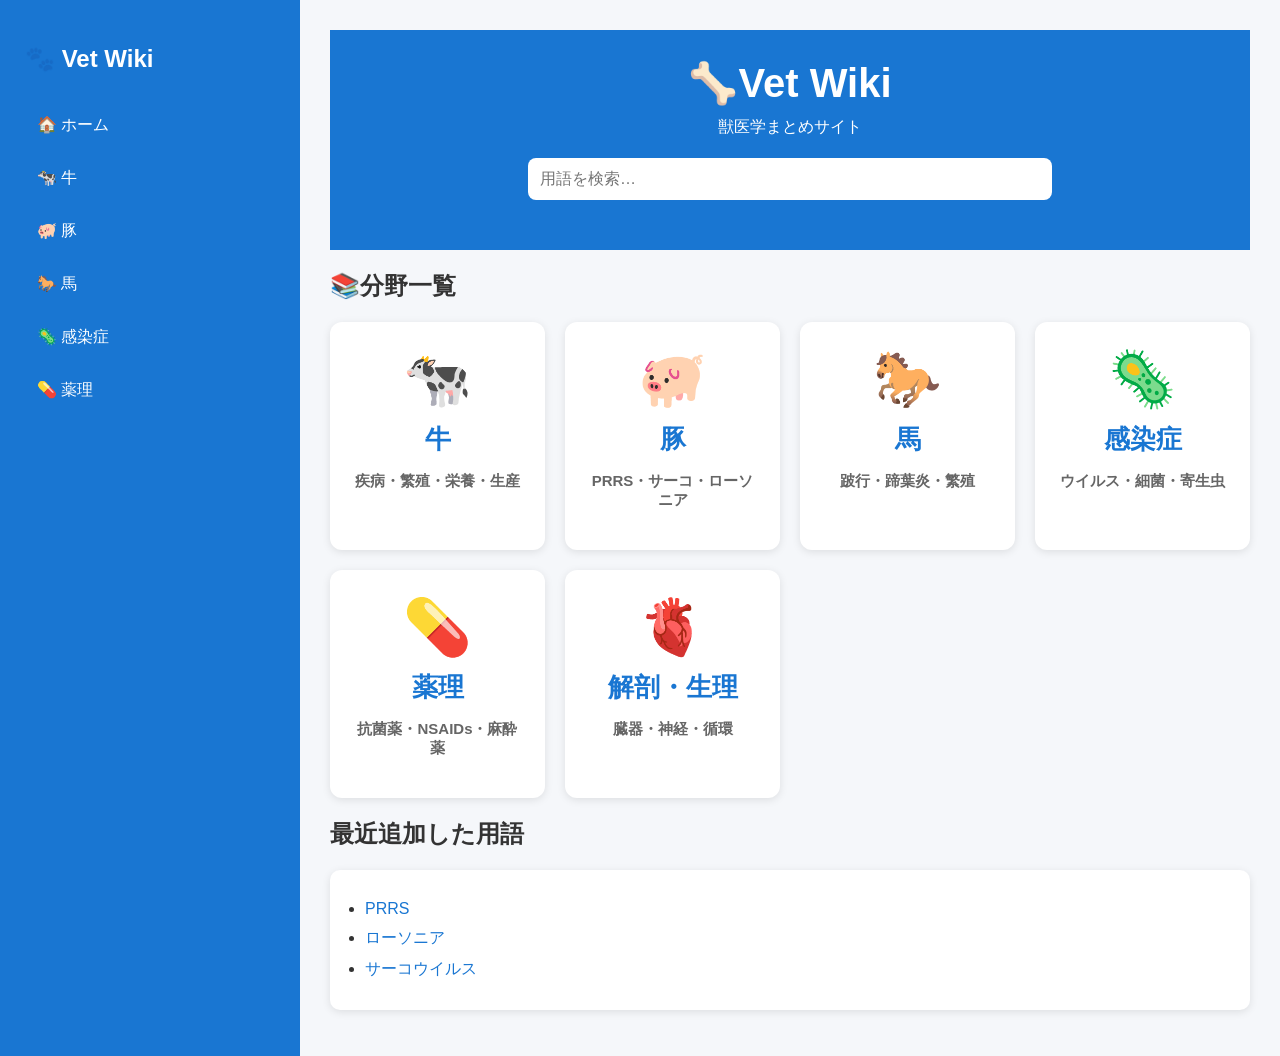
<file: index.html>
<!DOCTYPE html>
<html lang="ja">
<head>
    <meta charset="UTF-8">
    <meta name="viewport" conteny="width=device-width, initial scale=1.0">
    <title>Vet Wiki</title>

    <link rel="stylesheet" href="assets/css/style.css">
</head>

<body>

<div class="container">

    <aside class="sidebar">

        <h2>🐾 Vet Wiki</h2>

        <nav>

            <a href="index.html">🏠 ホーム</a>

            <a href="pages/cow.html">🐄 牛</a>

            <a href="pages/pig.html">🐖 豚</a>

            <a href="pages/horse.html">🐎 馬</a>

            <a href="pages/infectious.html">🦠 感染症</a>

            <a href="pages/pharmacology.html">💊 薬理</a>

        </nav>

    </aside>

    <main class="content">

<header>
  <h1>🦴Vet Wiki</h1>
  <p>獣医学まとめサイト</p>

  <input
    type="text"
    id="search"
    placeholder="用語を検索…"
  >

  <div id="search-results"></div>
</header>

<section class="category">

<h2>📚分野一覧</h2>

<div class="grid">

    <a class="card" href="pages/cow.html">
        <div class="icon">🐄</div>
        <h3>牛</h3>
        <p>疾病・繁殖・栄養・生産</p>
    </a>

    <a class="card" href="pages/pig.html">
        <div class="icon">🐖</div>
        <h3>豚</h3>
        <p>PRRS・サーコ・ローソニア</p>
    </a>

    <a class="card" href="pages/horse.html">
        <div class="icon">🐎</div>
        <h3>馬</h3>
        <p>跛行・蹄葉炎・繁殖</p>
    </a>

    <a class="card" href="pages/infectious.html">
        <div class="icon">🦠</div>
        <h3>感染症</h3>
        <p>ウイルス・細菌・寄生虫</p>
    </a>

    <a class="card" href="pages/pharmacology.html">
        <div class="icon">💊</div>
        <h3>薬理</h3>
        <p>抗菌薬・NSAIDs・麻酔薬</p>
    </a>

    <a class="card" href="pages/anatomy.html">
        <div class="icon">🫀</div>
        <h3>解剖・生理</h3>
        <p>臓器・神経・循環</p>
    </a>

</div>

</section>

<section>

<h2>最近追加した用語</h2>

<ul id="recent">

<li><a href="#">PRRS</a></li>

<li><a href="#">ローソニア</a></li>

<li><a href="#">サーコウイルス</a></li>

</ul>

</section>

<script src="assets/js/script.js"></script>
<script src="assets/js/script.js"></script>

    </main>
    </div>
</body>
</html>
</file>
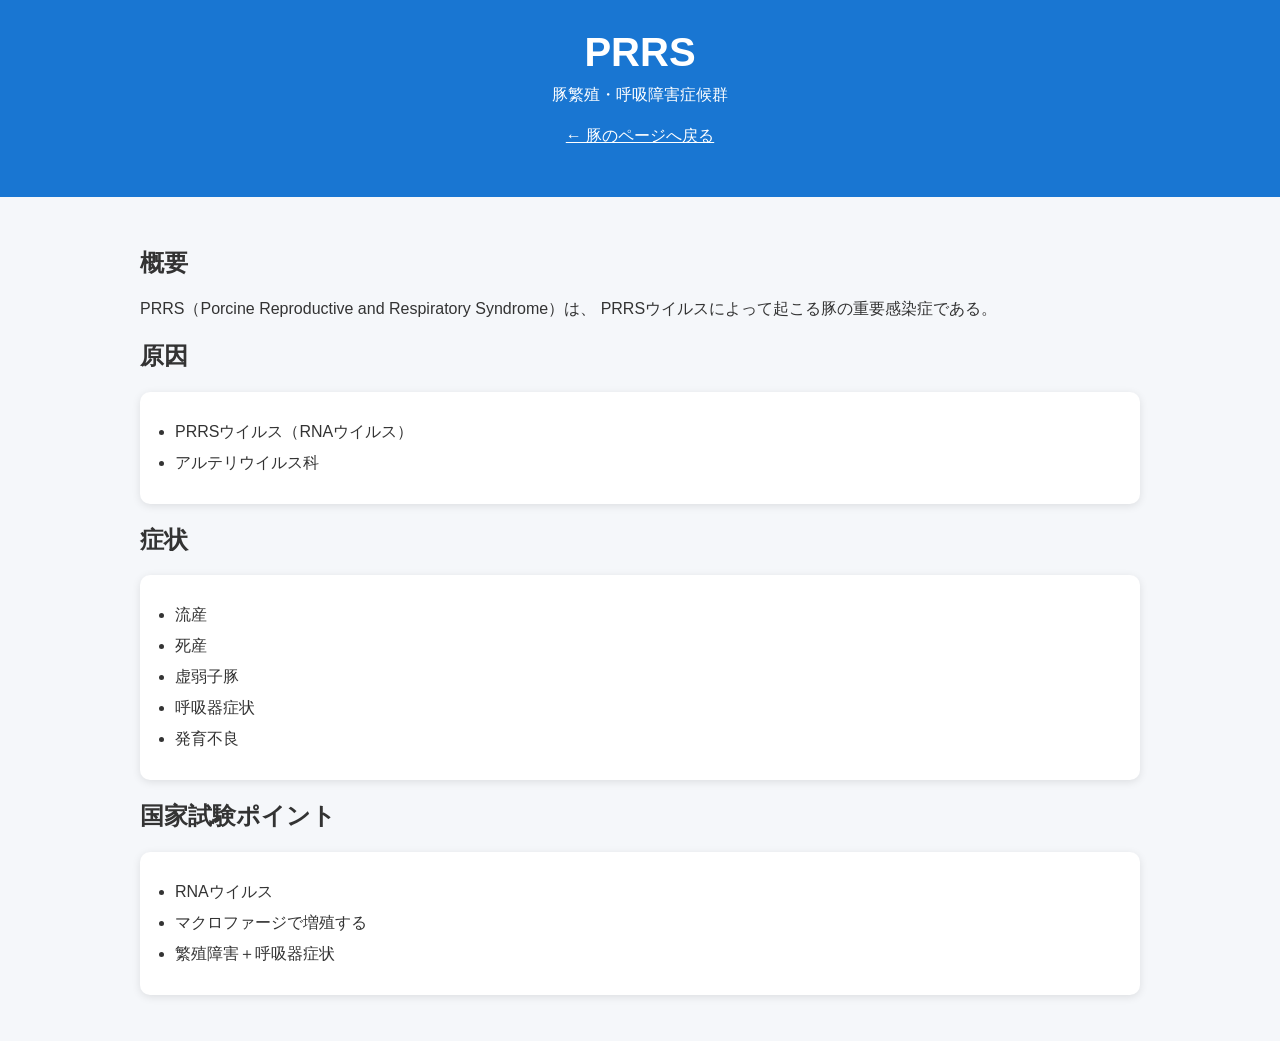
<file: glossary/prrs.html>
<!DOCTYPE html>
<html lang="ja">
<head>
<meta charset="UTF-8">
<meta name="viewport" content="width=device-width, initial-scale=1.0">
<title>PRRS | Vet Wiki</title>

<link rel="stylesheet" href="../style.css">

</head>

<body>

<header>
<h1>PRRS</h1>
<p>豚繁殖・呼吸障害症候群</p>
<p><a href="../pages/pig.html" style="color:white;">← 豚のページへ戻る</a></p>
</header>

<main>

<h2>概要</h2>

<p>
PRRS（Porcine Reproductive and Respiratory Syndrome）は、
PRRSウイルスによって起こる豚の重要感染症である。
</p>

<h2>原因</h2>

<ul>
<li>PRRSウイルス（RNAウイルス）</li>
<li>アルテリウイルス科</li>
</ul>

<h2>症状</h2>

<ul>
<li>流産</li>
<li>死産</li>
<li>虚弱子豚</li>
<li>呼吸器症状</li>
<li>発育不良</li>
</ul>

<h2>国家試験ポイント</h2>

<ul>
<li>RNAウイルス</li>
<li>マクロファージで増殖する</li>
<li>繁殖障害＋呼吸器症状</li>
</ul>

</main>

</body>
</html>
</file>
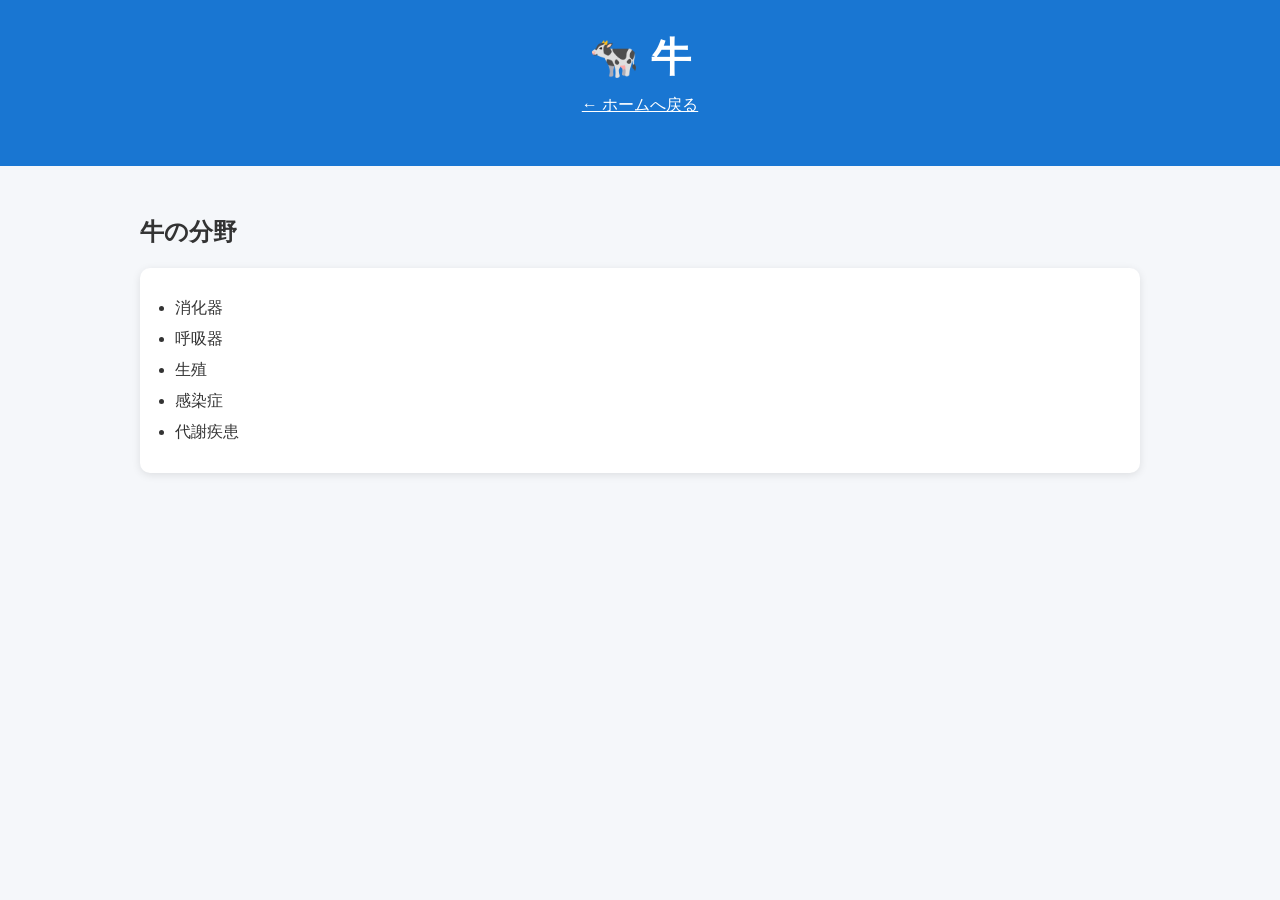
<file: pages/cow.html>
<!DOCTYPE html>
<html lang="ja">
<head>
    <meta charset="UTF-8">
    <meta name="viewport" content="width=device-width, initial-scale=1.0">
    <title>牛 | Vet Wiki</title>
    <link rel="stylesheet" href="../style.css">
</head>
<body>

<header>
    <h1>🐄 牛</h1>
    <p><a href="../index.html" style="color:white;">← ホームへ戻る</a></p>
</header>

<main>

<h2>牛の分野</h2>

<ul>
    <li>消化器</li>
    <li>呼吸器</li>
    <li>生殖</li>
    <li>感染症</li>
    <li>代謝疾患</li>
</ul>

</main>

</body>
</html>
</file>
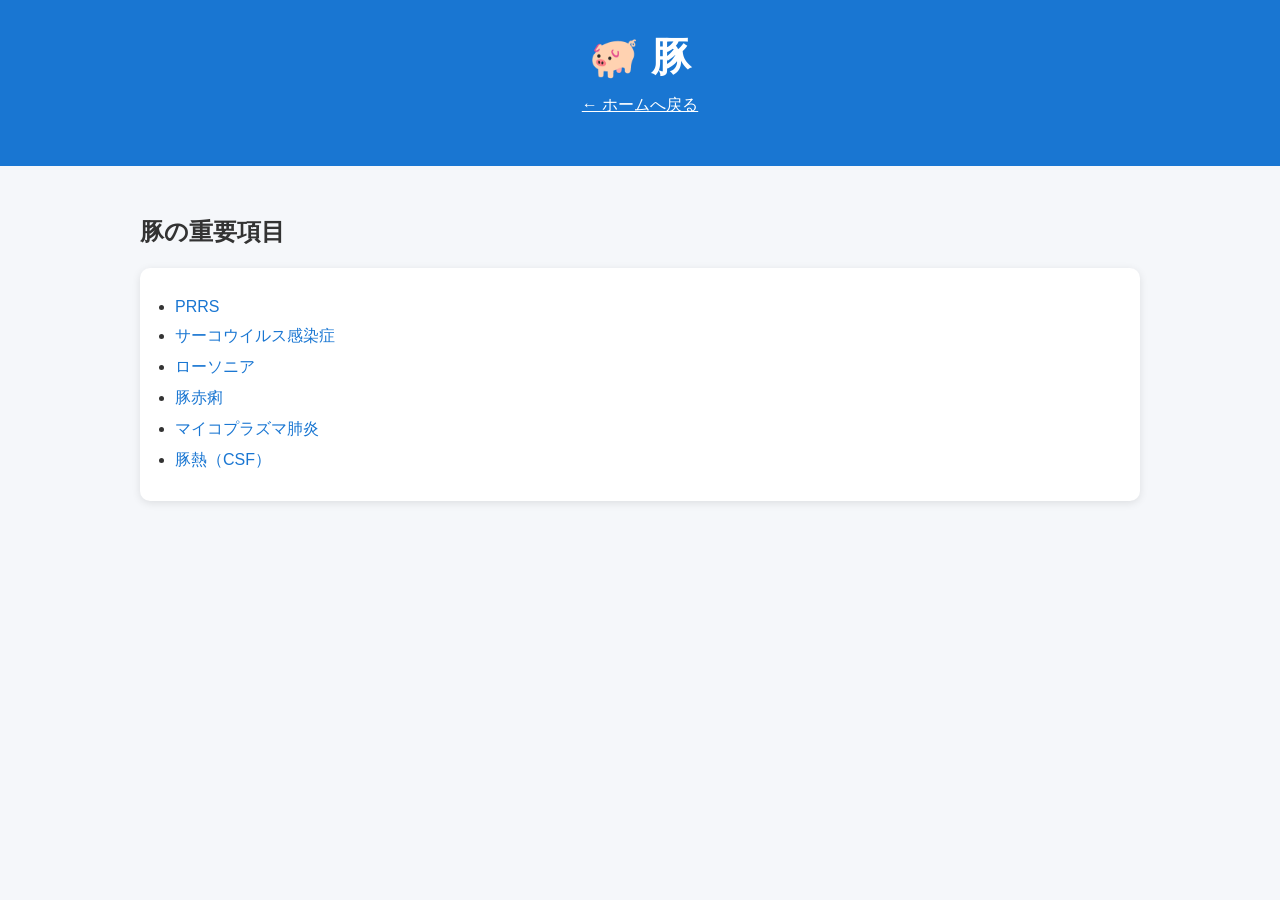
<file: pages/pig.html>
<!DOCTYPE html>
<html lang="ja">
<head>
    <meta charset="UTF-8">
    <meta name="viewport" content="width=device-width, initial-scale=1.0">
    <title>豚 | Vet Wiki</title>
    <link rel="stylesheet" href="../style.css">
</head>
<body>

<header>
    <h1>🐖 豚</h1>
    <p><a href="../index.html" style="color:white;">← ホームへ戻る</a></p>
</header>

<main>

<h2>豚の重要項目</h2>

<ul>
    <li><a href="../glossary/prrs.html">PRRS</a></li>
    <li><a href="#">サーコウイルス感染症</a></li>
    <li><a href="#">ローソニア</a></li>
    <li><a href="#">豚赤痢</a></li>
    <li><a href="#">マイコプラズマ肺炎</a></li>
    <li><a href="#">豚熱（CSF）</a></li>
</ul>

</main>

</body>
</html>
</file>
<file: assets/css/style.css>
body{
    margin:0;
    font-family:Arial, sans-serif;
    background:#f5f7fa;
    color:#333;
}

header{
    background:#1976d2;
    color:white;
    text-align:center;
    padding:30px;
}

header h1{
    margin:0;
    font-size:40px;
}

header p{
    margin:10px 0 20px;
}

#search{
    width:80%;
    max-width:500px;
    padding:12px;
    font-size:16px;
    border:none;
    border-radius:8px;
}

main{
    max-width:1000px;
    margin:auto;
    padding:30px;
}

.category h2{
    margin-bottom:20px;
}

.grid{
    display:grid;
    grid-template-columns:repeat(auto-fit,minmax(180px,1fr));
    gap:20px;
}

.grid a{
    background:white;
    text-decoration:none;
    color:#1976d2;
    padding:25px;
    border-radius:12px;
    text-align:center;
    font-size:22px;
    font-weight:bold;
    box-shadow:0 2px 8px rgba(0,0,0,.1);
    transition:.2s;
}

.grid a:hover{
    transform:translateY(-4px);
}

ul{
    background:white;
    border-radius:10px;
    padding:20px 35px;
    box-shadow:0 2px 8px rgba(0,0,0,.1);
}

li{
    margin:10px 0;
}

li a{
    color:#1976d2;
    text-decoration:none;
}

li a:hover{
    text-decoration:underline;
}

.card{
    background:white;
    border-radius:18px;
    padding:25px;
    text-decoration:none;
    color:#333;
    box-shadow:0 6px 18px rgba(0,0,0,.1);
    transition:0.3s;
}

.card:hover{
    transform:translateY(-8px);
    box-shadow:0 12px 30px rgba(0,0,0,.18);
}

.card h3{
    margin:10px 0;
    color:#1976d2;
}

.card p{
    color:#666;
    font-size:15px;
}

.icon{
    font-size:55px;
}

.container{
    display:flex;
    min-height:100vh;
}

.sidebar{
    width:250px;
    background:#1976d2;
    color:white;
    padding:25px;
}

.sidebar h2{
    margin-bottom:30px;
}

.sidebar nav{
    display:flex;
    flex-direction:column;
}

.sidebar a{
    color:white;
    text-decoration:none;
    padding:12px;
    border-radius:8px;
    margin-bottom:8px;
    transition:.2s;
}

.sidebar a:hover{
    background:rgba(255,255,255,.2);
}

.content{
    flex:1;
    padding:30px;
}

#search-results{

margin-top:20px;

}

.result{

padding:10px;

border-bottom:1px solid #ddd;

}

.result a{

font-weight:bold;

text-decoration:none;

}

.result span{

margin-left:10px;

color:gray;

font-size:14px;

}
</file>
<file: style.css>
body{
    margin:0;
    font-family:Arial, sans-serif;
    background:#f5f7fa;
    color:#333;
}

header{
    background:#1976d2;
    color:white;
    text-align:center;
    padding:30px;
}

header h1{
    margin:0;
    font-size:40px;
}

header p{
    margin:10px 0 20px;
}

#search{
    width:80%;
    max-width:500px;
    padding:12px;
    font-size:16px;
    border:none;
    border-radius:8px;
}

main{
    max-width:1000px;
    margin:auto;
    padding:30px;
}

.category h2{
    margin-bottom:20px;
}

.grid{
    display:grid;
    grid-template-columns:repeat(auto-fit,minmax(180px,1fr));
    gap:20px;
}

.grid a{
    background:white;
    text-decoration:none;
    color:#1976d2;
    padding:25px;
    border-radius:12px;
    text-align:center;
    font-size:22px;
    font-weight:bold;
    box-shadow:0 2px 8px rgba(0,0,0,.1);
    transition:.2s;
}

.grid a:hover{
    transform:translateY(-4px);
}

ul{
    background:white;
    border-radius:10px;
    padding:20px 35px;
    box-shadow:0 2px 8px rgba(0,0,0,.1);
}

li{
    margin:10px 0;
}

li a{
    color:#1976d2;
    text-decoration:none;
}

li a:hover{
    text-decoration:underline;
}
</file>
